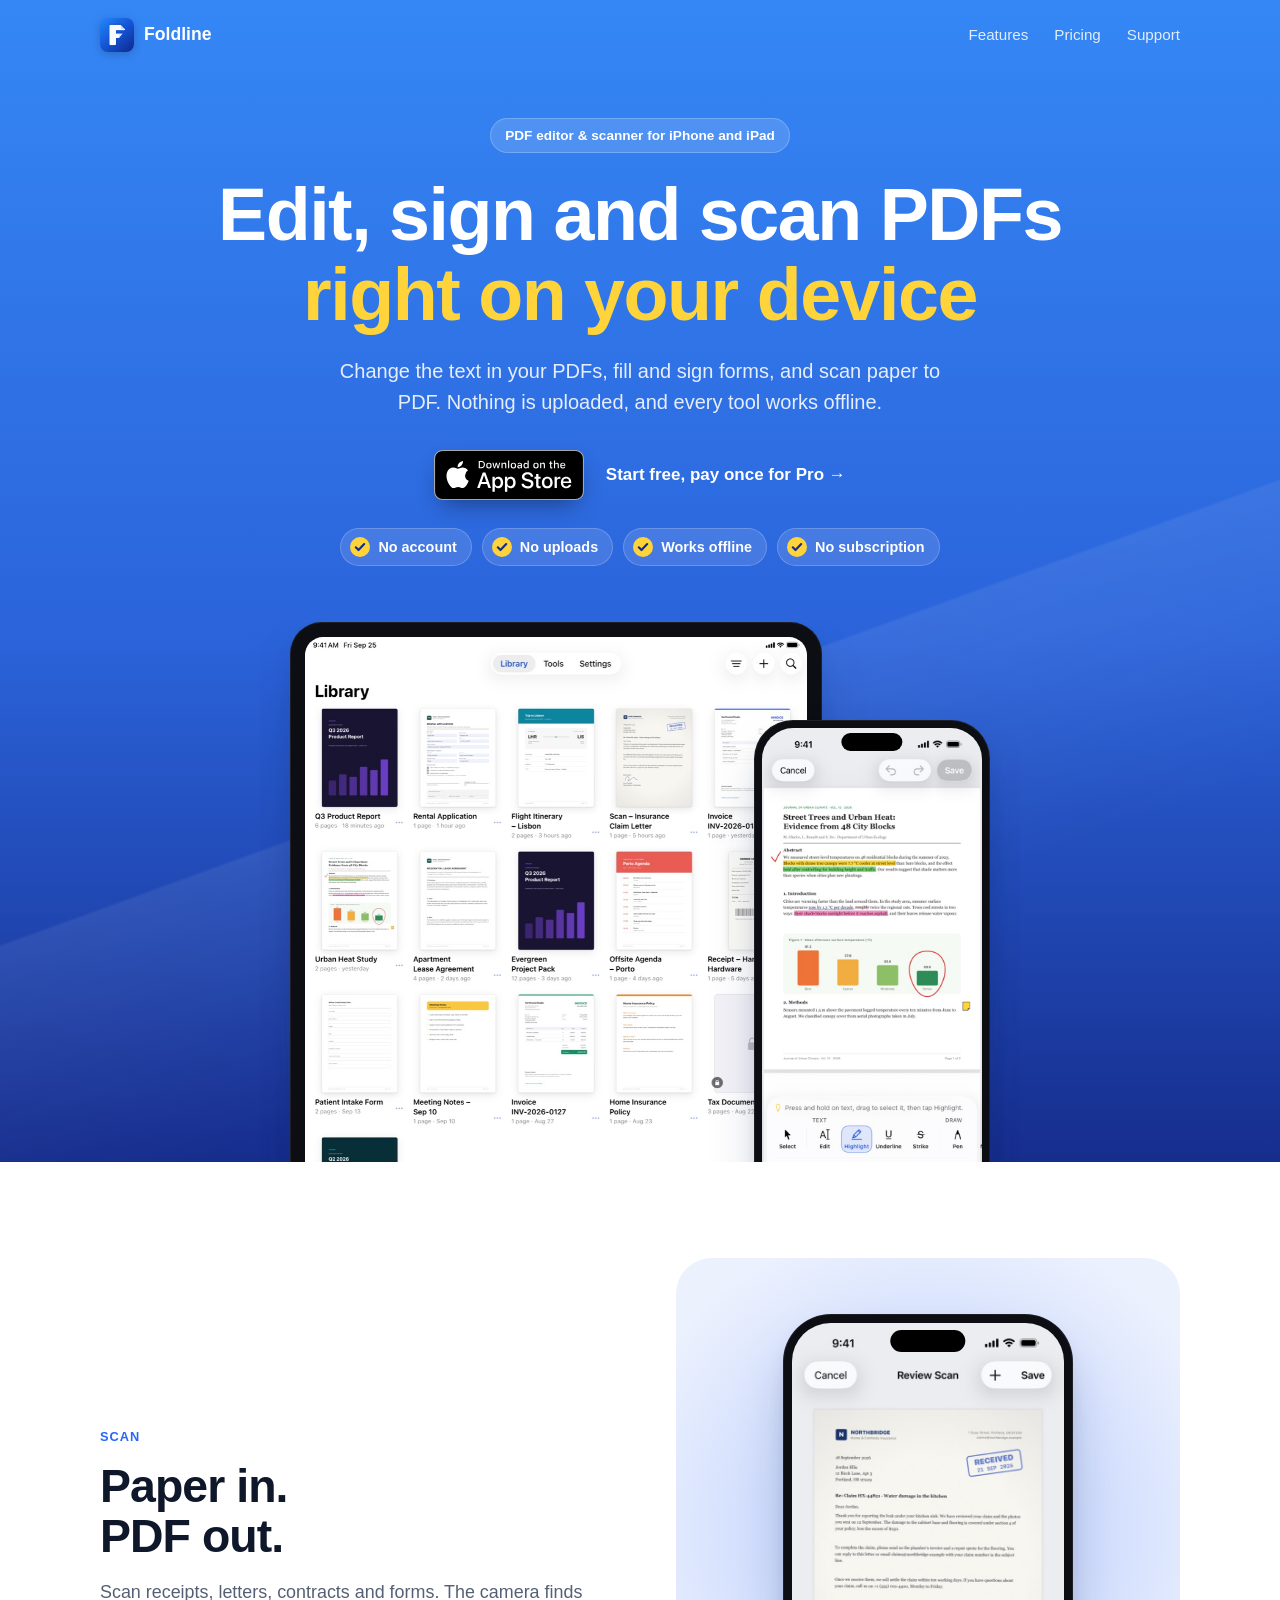
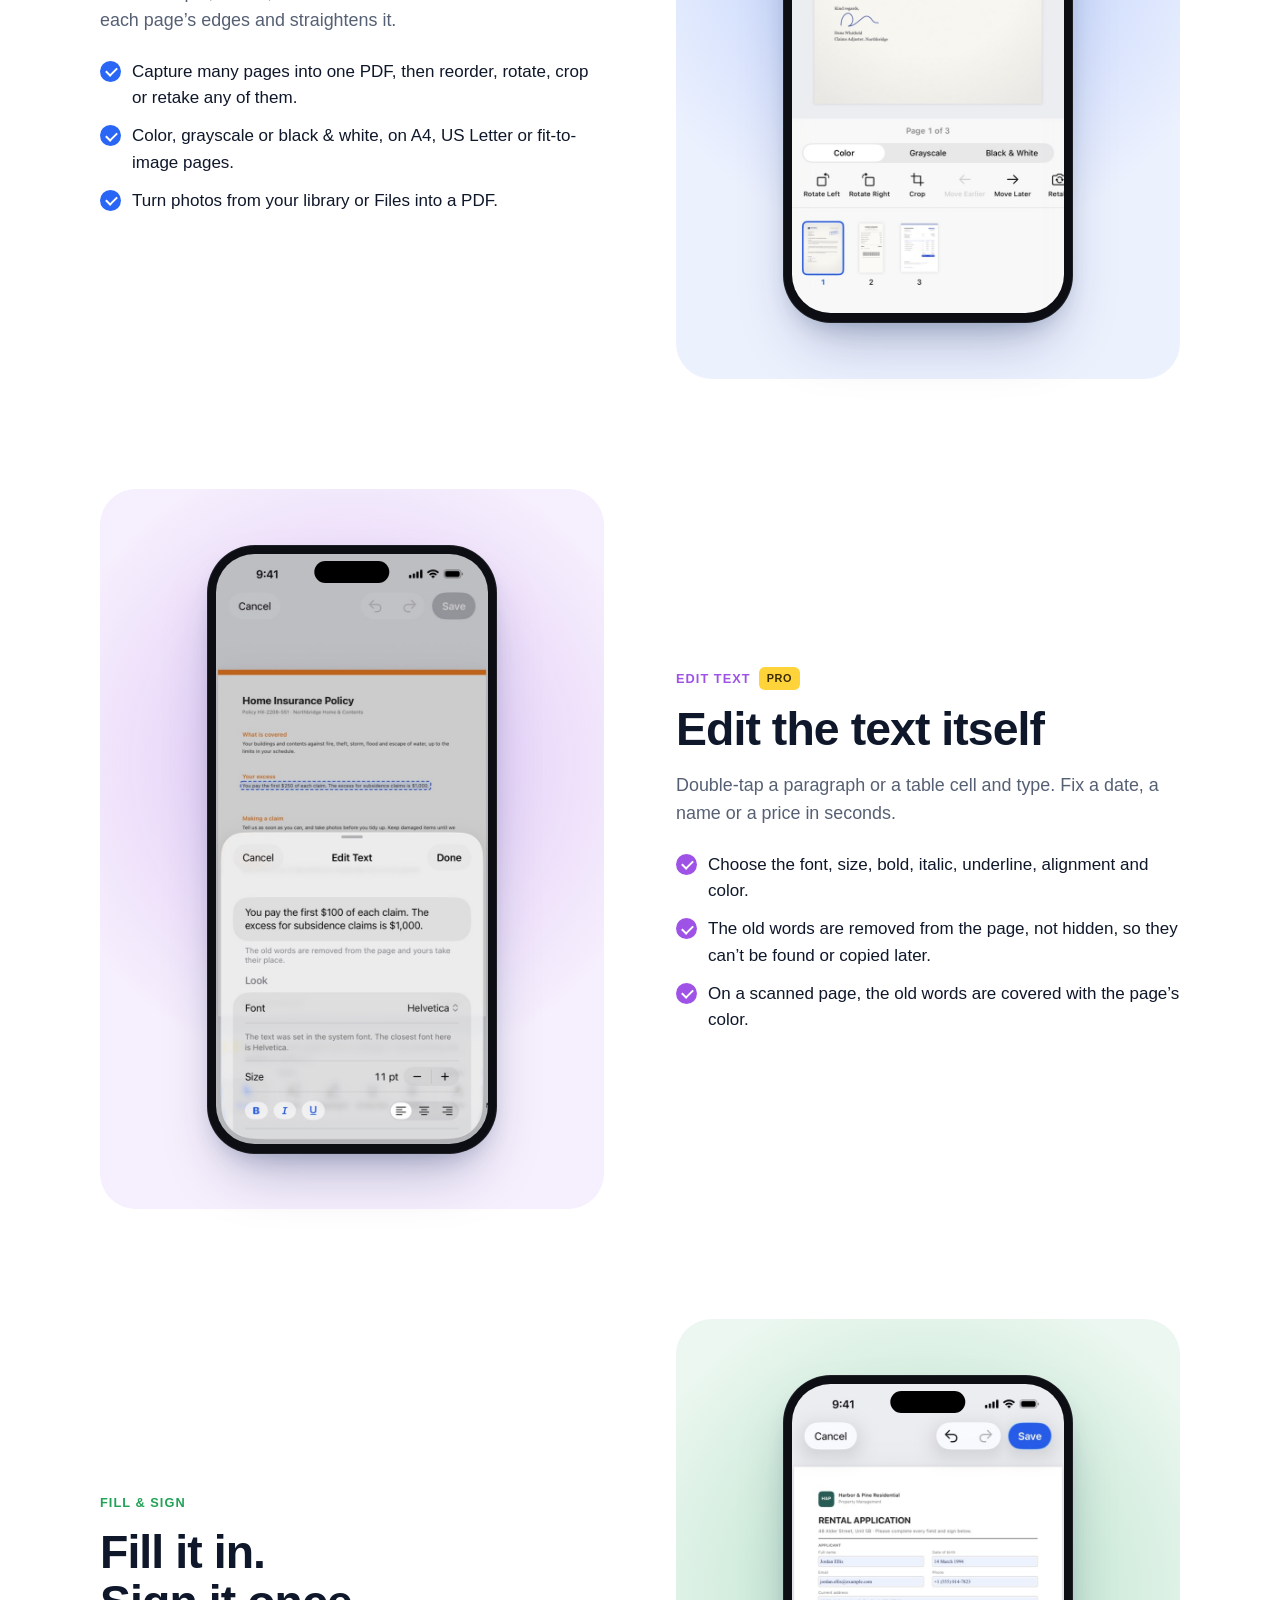
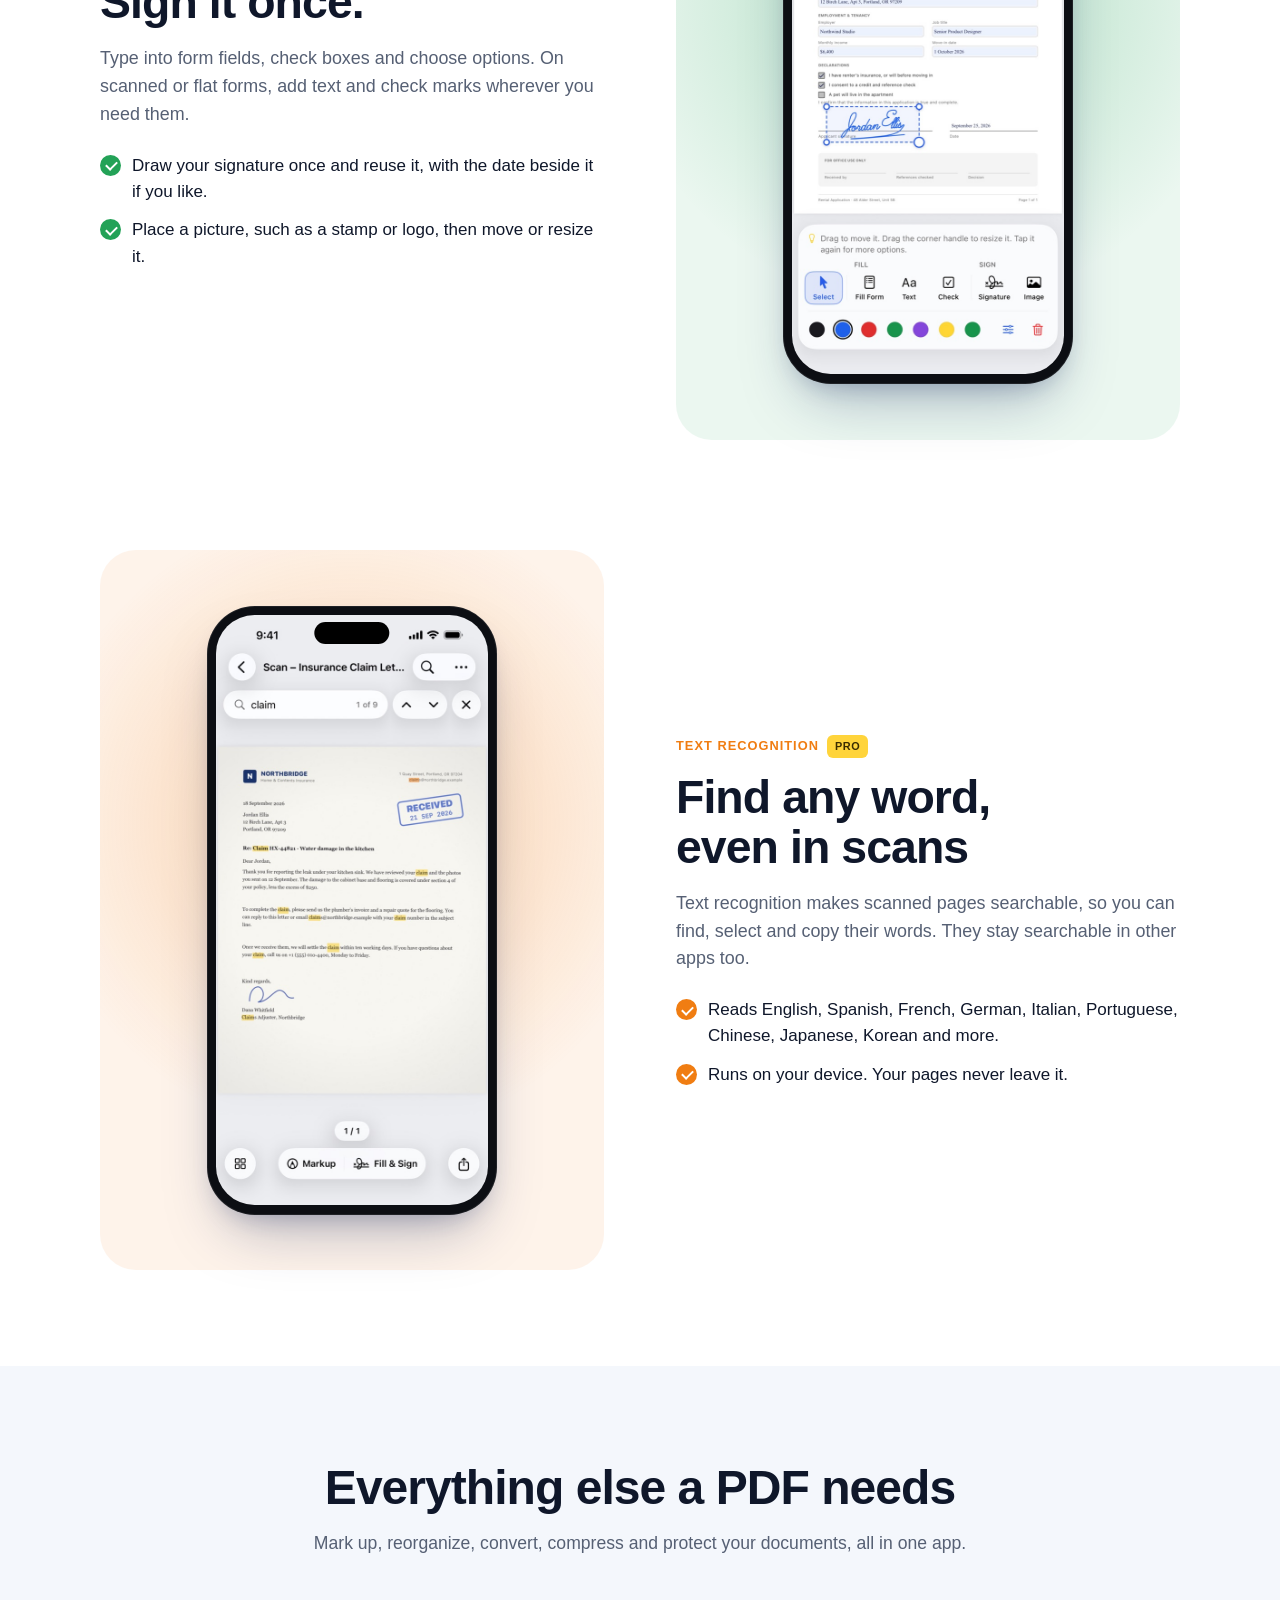
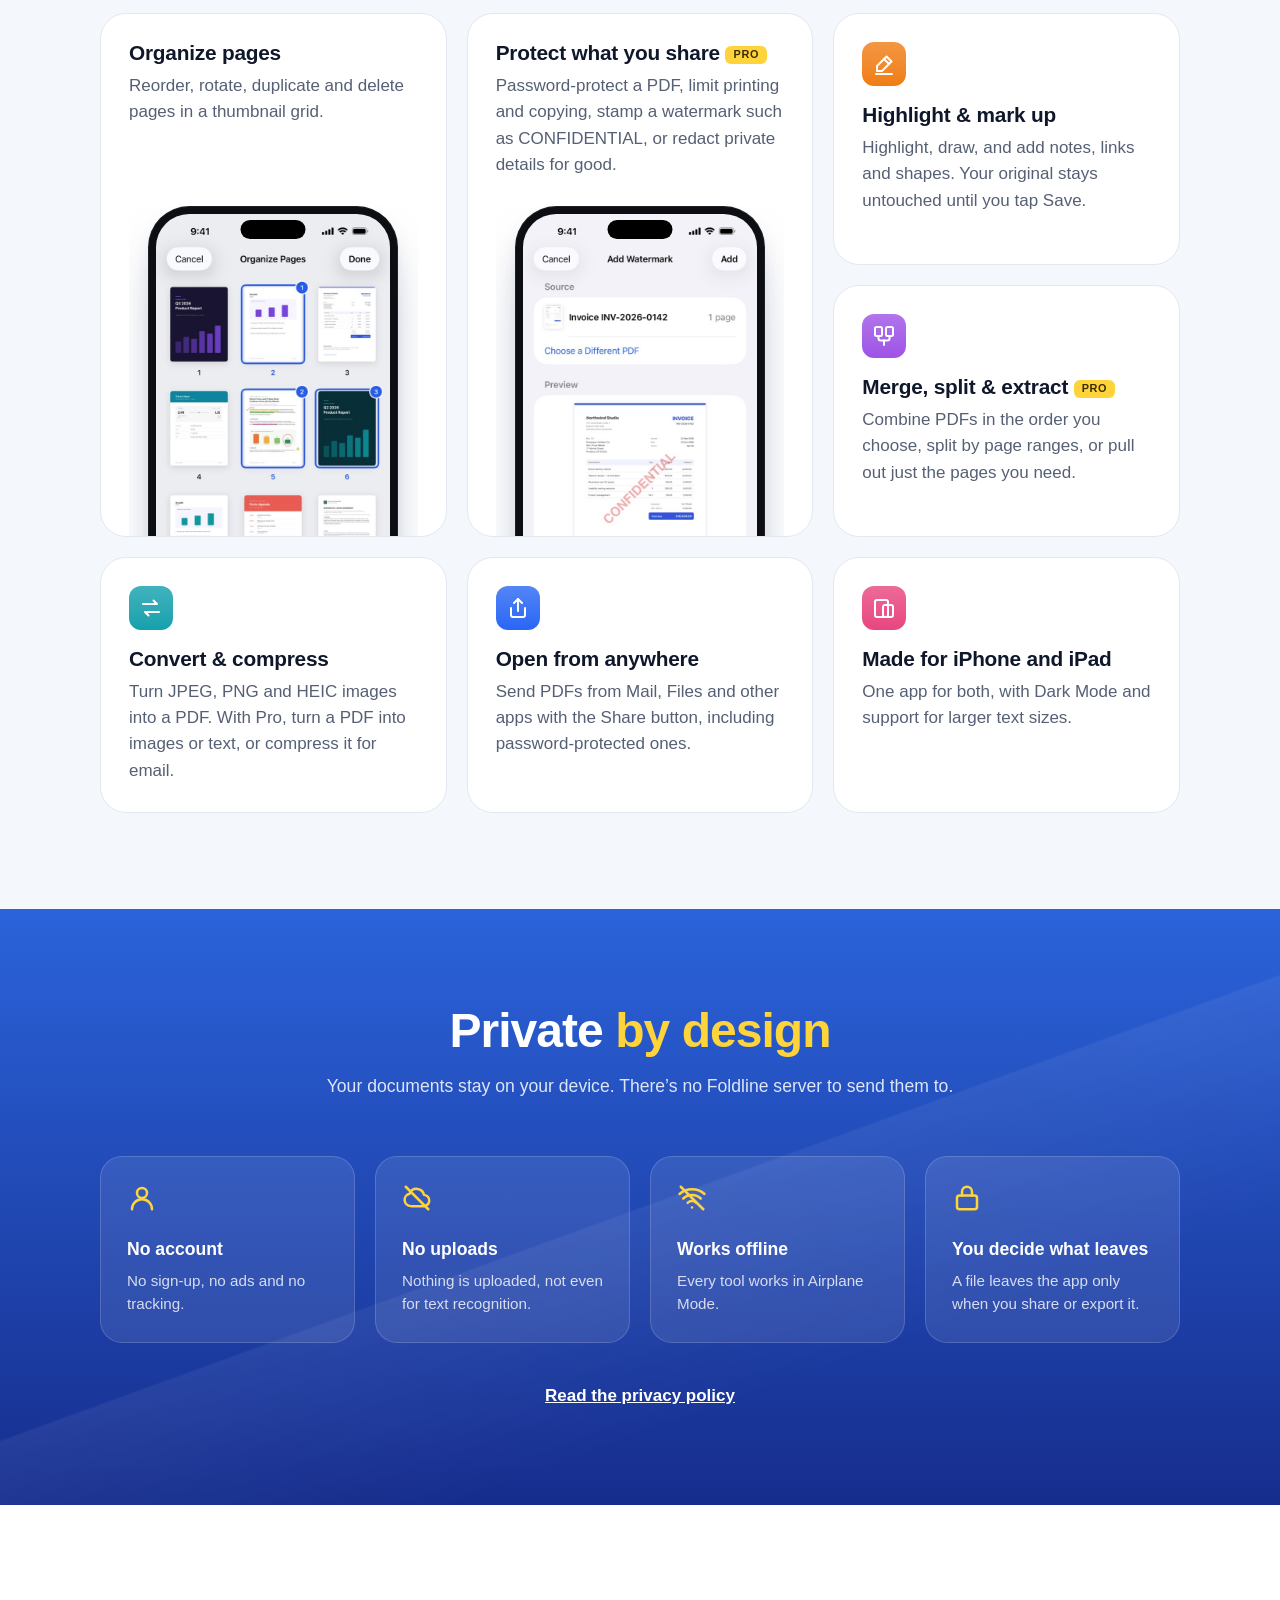
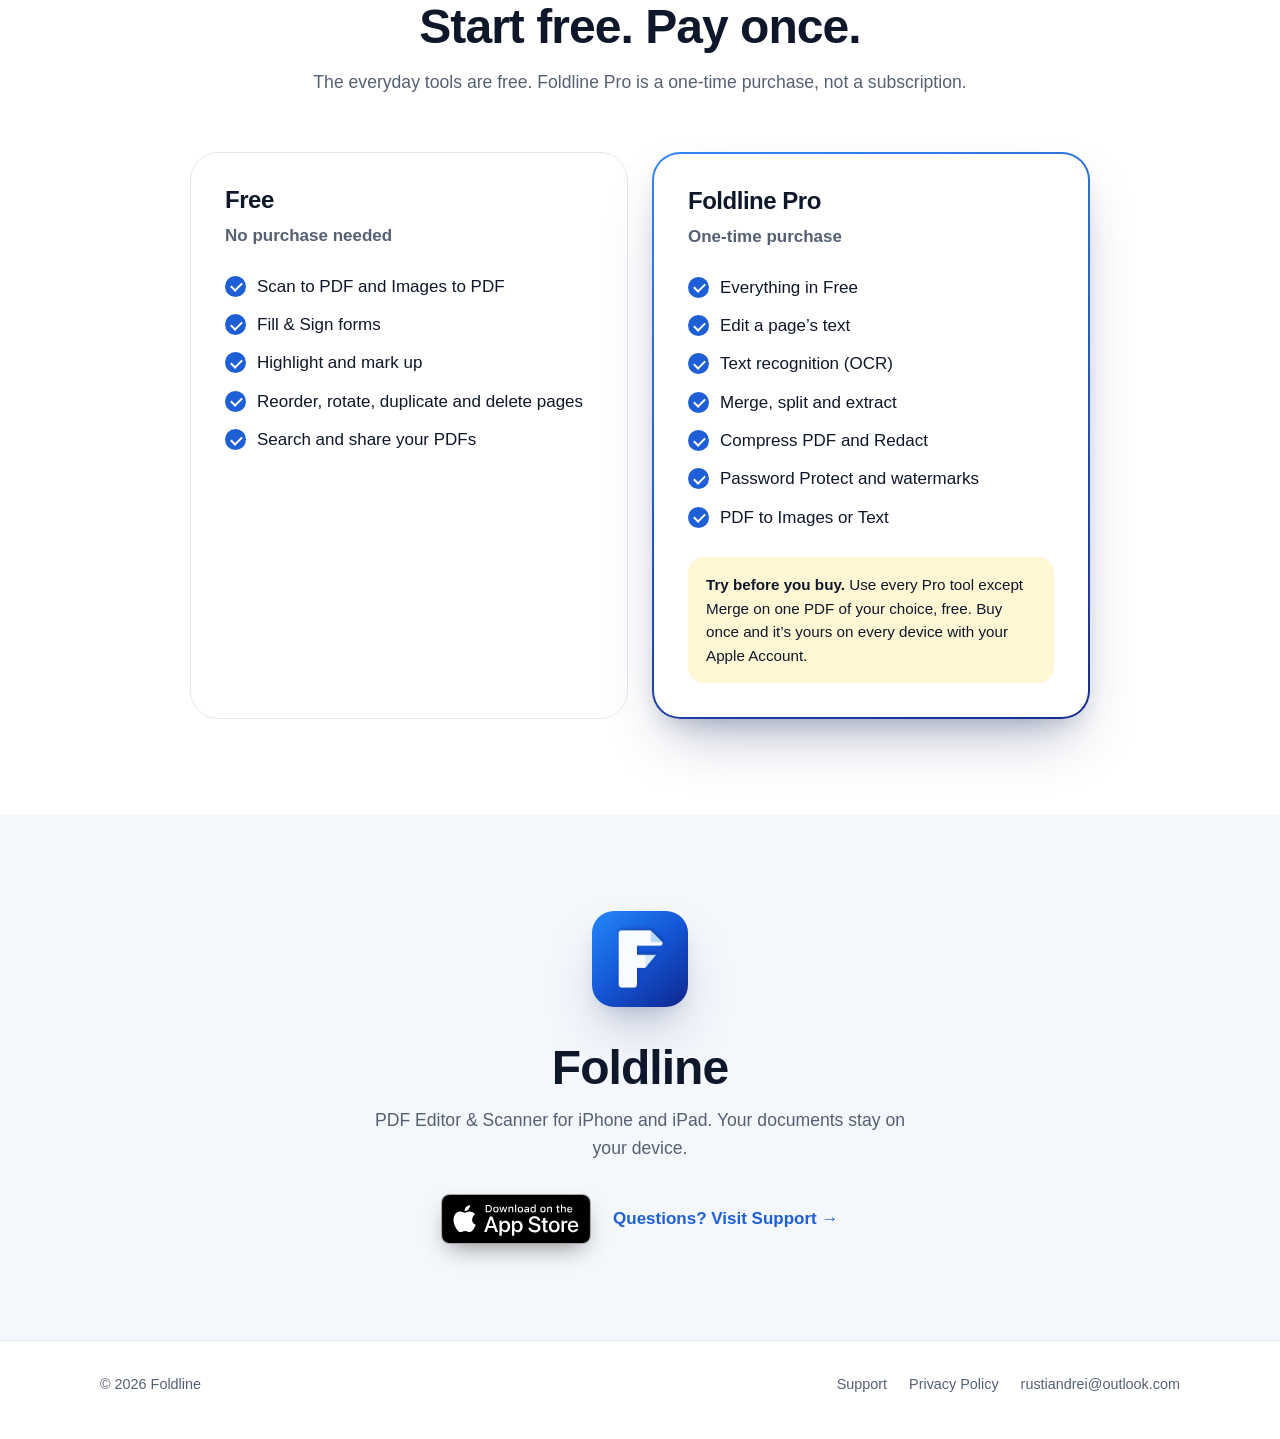
<file: index.html>
<!doctype html>
<html lang="en">
<head>
  <meta charset="utf-8">
  <meta name="viewport" content="width=device-width, initial-scale=1">
  <title>Foldline: PDF Editor &amp; Scanner for iPhone and iPad</title>
  <meta name="description" content="Edit the text in your PDFs, fill and sign forms, and scan paper to PDF on iPhone and iPad. No account, no uploads, and every tool works offline.">
  <meta name="theme-color" content="#3587f6">
  <meta name="apple-itunes-app" content="app-id=6815394419">
  <link rel="canonical" href="https://rustiandrei.github.io/foldline/">
  <meta property="og:type" content="website">
  <meta property="og:site_name" content="Foldline">
  <meta property="og:title" content="Foldline: PDF Editor &amp; Scanner">
  <meta property="og:description" content="Edit, sign and scan PDFs right on your iPhone and iPad. No account, no uploads, works offline.">
  <meta property="og:url" content="https://rustiandrei.github.io/foldline/">
  <meta property="og:image" content="https://rustiandrei.github.io/foldline/og.png">
  <meta property="og:image:width" content="1200">
  <meta property="og:image:height" content="630">
  <meta name="twitter:card" content="summary_large_image">
  <link rel="icon" type="image/png" href="icon.png">
  <link rel="apple-touch-icon" href="apple-touch-icon.png">
  <link rel="stylesheet" href="home.css">
</head>
<body>

<header class="hero">
  <div class="wrap topnav">
    <a class="brand" href="./"><img src="icon.png" alt="">Foldline</a>
    <nav>
      <a class="wide" href="#features">Features</a>
      <a class="wide" href="#pricing">Pricing</a>
      <a href="support.html">Support</a>
    </nav>
  </div>

  <div class="wrap hero-copy">
    <span class="pill">PDF editor &amp; scanner for iPhone and iPad</span>
    <h1><span class="line">Edit, sign and scan PDFs</span> <span class="line hl">right on your device</span></h1>
    <p class="lede">Change the text in your PDFs, fill and sign forms, and scan paper to PDF. Nothing is uploaded, and every tool works offline.</p>
    <div class="actions">
      <a class="badge" href="https://apps.apple.com/us/app/foldline-pdf-editor-scanner/id6815394419"><img src="img/app-store-badge.svg" width="150" height="50" alt="Download on the App Store"></a>
      <a class="textlink" href="#pricing">Start free, pay once for Pro →</a>
    </div>
    <ul class="checks">
      <li>No account</li>
      <li>No uploads</li>
      <li>Works offline</li>
      <li>No subscription</li>
    </ul>
  </div>

  <div class="devices">
    <div class="tablet"><div class="bezel"><img src="img/ipad-library.jpg" width="900" height="1200" alt="The Foldline library on iPad, with a report, a rental application, a flight itinerary and a scanned letter"></div></div>
    <div class="phone"><div class="bezel"><img src="img/iphone-markup.jpg" width="600" height="1304" alt="An article marked up in Foldline on iPhone, with highlighted sentences and a circled chart"></div></div>
  </div>
</header>

<main>
  <section id="features">
    <div class="wrap">

      <div class="feature t-blue">
        <div class="copy">
          <div class="eyebrow">Scan</div>
          <h2>Paper in.<br>PDF out.</h2>
          <p>Scan receipts, letters, contracts and forms. The camera finds each page’s edges and straightens it.</p>
          <ul class="ticks">
            <li>Capture many pages into one PDF, then reorder, rotate, crop or retake any of them.</li>
            <li>Color, grayscale or black &amp; white, on A4, US Letter or fit-to-image pages.</li>
            <li>Turn photos from your library or Files into a PDF.</li>
          </ul>
        </div>
        <div class="visual">
          <div class="phone"><div class="bezel"><img src="img/iphone-scan-review.jpg" width="600" height="1304" loading="lazy" alt="Reviewing a three-page scan, with color, grayscale and black and white options"></div></div>
        </div>
      </div>

      <div class="feature t-purple">
        <div class="copy">
          <div class="eyebrow">Edit text <span class="pro">Pro</span></div>
          <h2>Edit the text itself</h2>
          <p>Double-tap a paragraph or a table cell and type. Fix a date, a name or a price in seconds.</p>
          <ul class="ticks">
            <li>Choose the font, size, bold, italic, underline, alignment and color.</li>
            <li>The old words are removed from the page, not hidden, so they can’t be found or copied later.</li>
            <li>On a scanned page, the old words are covered with the page’s color.</li>
          </ul>
        </div>
        <div class="visual">
          <div class="phone"><div class="bezel"><img src="img/iphone-edit-text.jpg" width="600" height="1304" loading="lazy" alt="Changing a sentence in an insurance policy with the Edit Text panel"></div></div>
        </div>
      </div>

      <div class="feature t-green">
        <div class="copy">
          <div class="eyebrow">Fill &amp; Sign</div>
          <h2>Fill it in.<br>Sign it once.</h2>
          <p>Type into form fields, check boxes and choose options. On scanned or flat forms, add text and check marks wherever you need them.</p>
          <ul class="ticks">
            <li>Draw your signature once and reuse it, with the date beside it if you like.</li>
            <li>Place a picture, such as a stamp or logo, then move or resize it.</li>
          </ul>
        </div>
        <div class="visual">
          <div class="phone"><div class="bezel"><img src="img/iphone-fill-sign.jpg" width="600" height="1304" loading="lazy" alt="A rental application filled in and signed in Foldline"></div></div>
        </div>
      </div>

      <div class="feature t-orange">
        <div class="copy">
          <div class="eyebrow">Text recognition <span class="pro">Pro</span></div>
          <h2>Find any word, even in scans</h2>
          <p>Text recognition makes scanned pages searchable, so you can find, select and copy their words. They stay searchable in other apps too.</p>
          <ul class="ticks">
            <li>Reads English, Spanish, French, German, Italian, Portuguese, Chinese, Japanese, Korean and more.</li>
            <li>Runs on your device. Your pages never leave it.</li>
          </ul>
        </div>
        <div class="visual">
          <div class="phone"><div class="bezel"><img src="img/iphone-search.jpg" width="600" height="1304" loading="lazy" alt="Searching a scanned letter for the word claim, with each match highlighted"></div></div>
        </div>
      </div>

    </div>
  </section>

  <section class="alt">
    <div class="wrap">
      <div class="section-head">
        <h2>Everything else a PDF needs</h2>
        <p>Mark up, reorganize, convert, compress and protect your documents, all in one app.</p>
      </div>

      <div class="bento">
        <div class="card tall t-indigo">
          <h3>Organize pages</h3>
          <p>Reorder, rotate, duplicate and delete pages in a thumbnail grid.</p>
          <div class="shot"><div class="phone"><div class="bezel"><img src="img/iphone-organize.jpg" width="600" height="1304" loading="lazy" alt="Selecting pages in the Organize Pages grid"></div></div></div>
        </div>

        <div class="card tall t-red">
          <h3>Protect what you share <span class="pro">Pro</span></h3>
          <p>Password-protect a PDF, limit printing and copying, stamp a watermark such as CONFIDENTIAL, or redact private details for good.</p>
          <div class="shot"><div class="phone"><div class="bezel"><img src="img/iphone-watermark.jpg" width="600" height="1304" loading="lazy" alt="Adding a CONFIDENTIAL watermark to an invoice"></div></div></div>
        </div>

        <div class="card t-orange">
          <div class="tile"><svg viewBox="0 0 24 24" fill="none" stroke="currentColor" stroke-width="2" stroke-linecap="round" stroke-linejoin="round" aria-hidden="true"><path d="M14.5 4.5l5 5L10 19H5v-5z"/><path d="M12 7l5 5"/><path d="M4 22h16"/></svg></div>
          <h3>Highlight &amp; mark up</h3>
          <p>Highlight, draw, and add notes, links and shapes. Your original stays untouched until you tap Save.</p>
        </div>

        <div class="card t-purple">
          <div class="tile"><svg viewBox="0 0 24 24" fill="none" stroke="currentColor" stroke-width="2" stroke-linecap="round" stroke-linejoin="round" aria-hidden="true"><rect x="3" y="3" width="7" height="9" rx="1.5"/><rect x="14" y="3" width="7" height="9" rx="1.5"/><path d="M6.5 12v2.5a2 2 0 0 0 2 2h7a2 2 0 0 0 2-2V12"/><path d="M12 16.5V21"/></svg></div>
          <h3>Merge, split &amp; extract <span class="pro">Pro</span></h3>
          <p>Combine PDFs in the order you choose, split by page ranges, or pull out just the pages you need.</p>
        </div>

        <div class="card t-teal">
          <div class="tile"><svg viewBox="0 0 24 24" fill="none" stroke="currentColor" stroke-width="2" stroke-linecap="round" stroke-linejoin="round" aria-hidden="true"><path d="M4 8h14l-3.5-3.5"/><path d="M20 16H6l3.5 3.5"/></svg></div>
          <h3>Convert &amp; compress</h3>
          <p>Turn JPEG, PNG and HEIC images into a PDF. With Pro, turn a PDF into images or text, or compress it for email.</p>
        </div>

        <div class="card t-blue">
          <div class="tile"><svg viewBox="0 0 24 24" fill="none" stroke="currentColor" stroke-width="2" stroke-linecap="round" stroke-linejoin="round" aria-hidden="true"><path d="M12 3v12"/><path d="M8 7l4-4 4 4"/><path d="M5 12v7a2 2 0 0 0 2 2h10a2 2 0 0 0 2-2v-7"/></svg></div>
          <h3>Open from anywhere</h3>
          <p>Send PDFs from Mail, Files and other apps with the Share button, including password-protected ones.</p>
        </div>

        <div class="card t-pink last">
          <div class="tile"><svg viewBox="0 0 24 24" fill="none" stroke="currentColor" stroke-width="2" stroke-linecap="round" stroke-linejoin="round" aria-hidden="true"><rect x="3" y="4" width="13" height="17" rx="2"/><rect x="11" y="9" width="10" height="12" rx="2"/></svg></div>
          <h3>Made for iPhone and iPad</h3>
          <p>One app for both, with Dark Mode and support for larger text sizes.</p>
        </div>
      </div>
    </div>
  </section>

  <section class="band">
    <div class="wrap">
      <div class="section-head">
        <h2>Private <span class="hl">by design</span></h2>
        <p>Your documents stay on your device. There’s no Foldline server to send them to.</p>
      </div>
      <ul class="promises">
        <li>
          <svg viewBox="0 0 24 24" fill="none" stroke="currentColor" stroke-width="2" stroke-linecap="round" stroke-linejoin="round" aria-hidden="true"><circle cx="12" cy="8" r="4"/><path d="M4 21a8 8 0 0 1 16 0"/></svg>
          <strong>No account</strong>
          <span>No sign-up, no ads and no tracking.</span>
        </li>
        <li>
          <svg viewBox="0 0 24 24" fill="none" stroke="currentColor" stroke-width="2" stroke-linecap="round" stroke-linejoin="round" aria-hidden="true"><path d="M7 18.5h10a4.5 4.5 0 0 0 .6-9A6 6 0 0 0 6.1 8.6 5 5 0 0 0 7 18.5z"/><path d="M3 3l18 18"/></svg>
          <strong>No uploads</strong>
          <span>Nothing is uploaded, not even for text recognition.</span>
        </li>
        <li>
          <svg viewBox="0 0 24 24" fill="none" stroke="currentColor" stroke-width="2" stroke-linecap="round" stroke-linejoin="round" aria-hidden="true"><path d="M2 8.8a15 15 0 0 1 20 0"/><path d="M5 12.4a10 10 0 0 1 14 0"/><path d="M8.5 15.9a5 5 0 0 1 7 0"/><path d="M12 19.5h.01"/><path d="M3 3l18 18"/></svg>
          <strong>Works offline</strong>
          <span>Every tool works in Airplane Mode.</span>
        </li>
        <li>
          <svg viewBox="0 0 24 24" fill="none" stroke="currentColor" stroke-width="2" stroke-linecap="round" stroke-linejoin="round" aria-hidden="true"><rect x="4" y="10" width="16" height="11" rx="2"/><path d="M8 10V7a4 4 0 0 1 8 0v3"/></svg>
          <strong>You decide what leaves</strong>
          <span>A file leaves the app only when you share or export it.</span>
        </li>
      </ul>
      <p class="more-link"><a href="privacy.html">Read the privacy policy</a></p>
    </div>
  </section>

  <section id="pricing">
    <div class="wrap">
      <div class="section-head">
        <h2>Start free. Pay once.</h2>
        <p>The everyday tools are free. Foldline Pro is a one-time purchase, not a subscription.</p>
      </div>

      <div class="plans">
        <div class="plan">
          <h3>Free</h3>
          <p class="price">No purchase needed</p>
          <ul class="ticks">
            <li>Scan to PDF and Images to PDF</li>
            <li>Fill &amp; Sign forms</li>
            <li>Highlight and mark up</li>
            <li>Reorder, rotate, duplicate and delete pages</li>
            <li>Search and share your PDFs</li>
          </ul>
        </div>

        <div class="plan featured">
          <h3>Foldline Pro</h3>
          <p class="price">One-time purchase</p>
          <ul class="ticks">
            <li>Everything in Free</li>
            <li>Edit a page’s text</li>
            <li>Text recognition (OCR)</li>
            <li>Merge, split and extract</li>
            <li>Compress PDF and Redact</li>
            <li>Password Protect and watermarks</li>
            <li>PDF to Images or Text</li>
          </ul>
          <p class="note"><strong>Try before you buy.</strong> Use every Pro tool except Merge on one PDF of your choice, free. Buy once and it’s yours on every device with your Apple Account.</p>
        </div>
      </div>
    </div>
  </section>

  <section class="final alt">
    <div class="wrap">
      <img class="icon" src="icon.png" width="96" height="96" alt="">
      <h2>Foldline</h2>
      <p>PDF Editor &amp; Scanner for iPhone and iPad. Your documents stay on your device.</p>
      <div class="actions">
        <a class="badge" href="https://apps.apple.com/us/app/foldline-pdf-editor-scanner/id6815394419"><img src="img/app-store-badge.svg" width="150" height="50" alt="Download on the App Store"></a>
        <a class="textlink" href="support.html">Questions? Visit Support →</a>
      </div>
    </div>
  </section>
</main>

<footer>
  <div class="wrap">
    <span>© 2026 Foldline</span>
    <nav>
      <a href="support.html">Support</a>
      <a href="privacy.html">Privacy Policy</a>
      <a href="mailto:rustiandrei@outlook.com">rustiandrei@outlook.com</a>
    </nav>
  </div>
</footer>

</body>
</html>
</file>
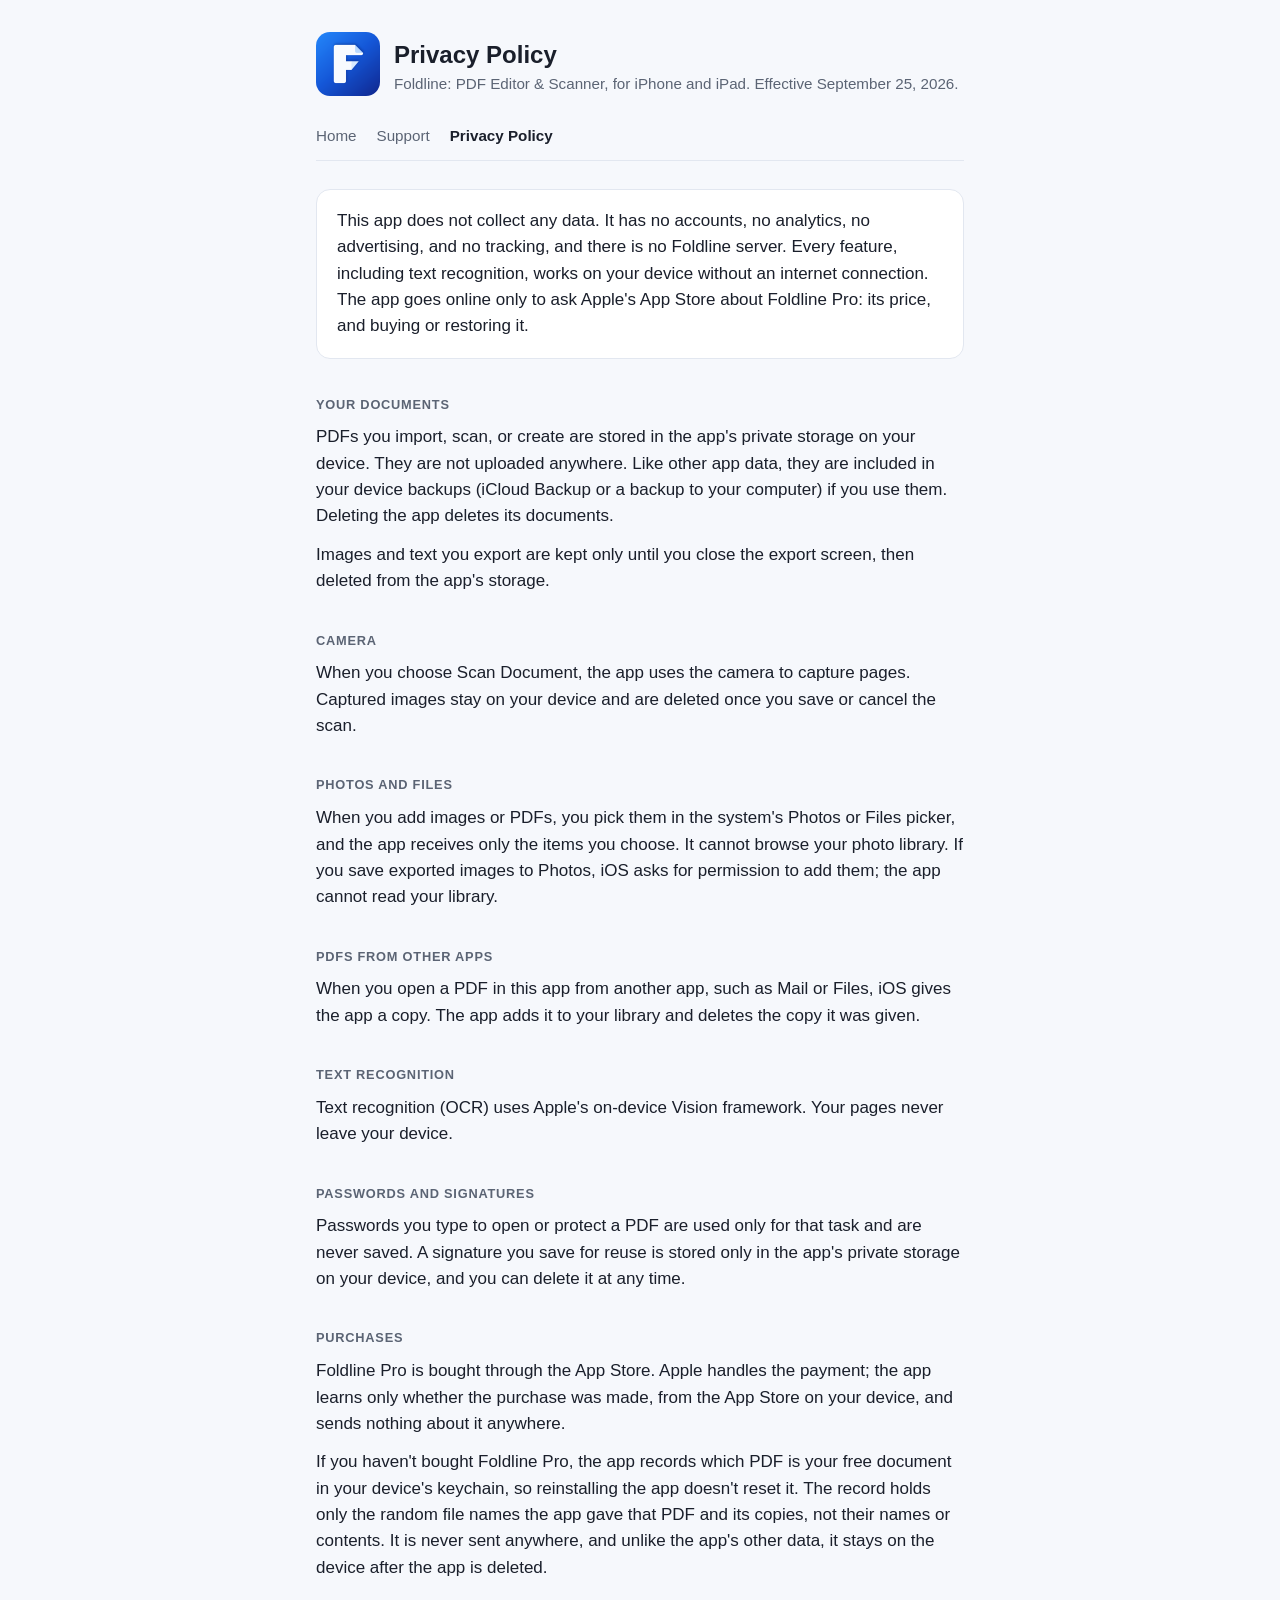
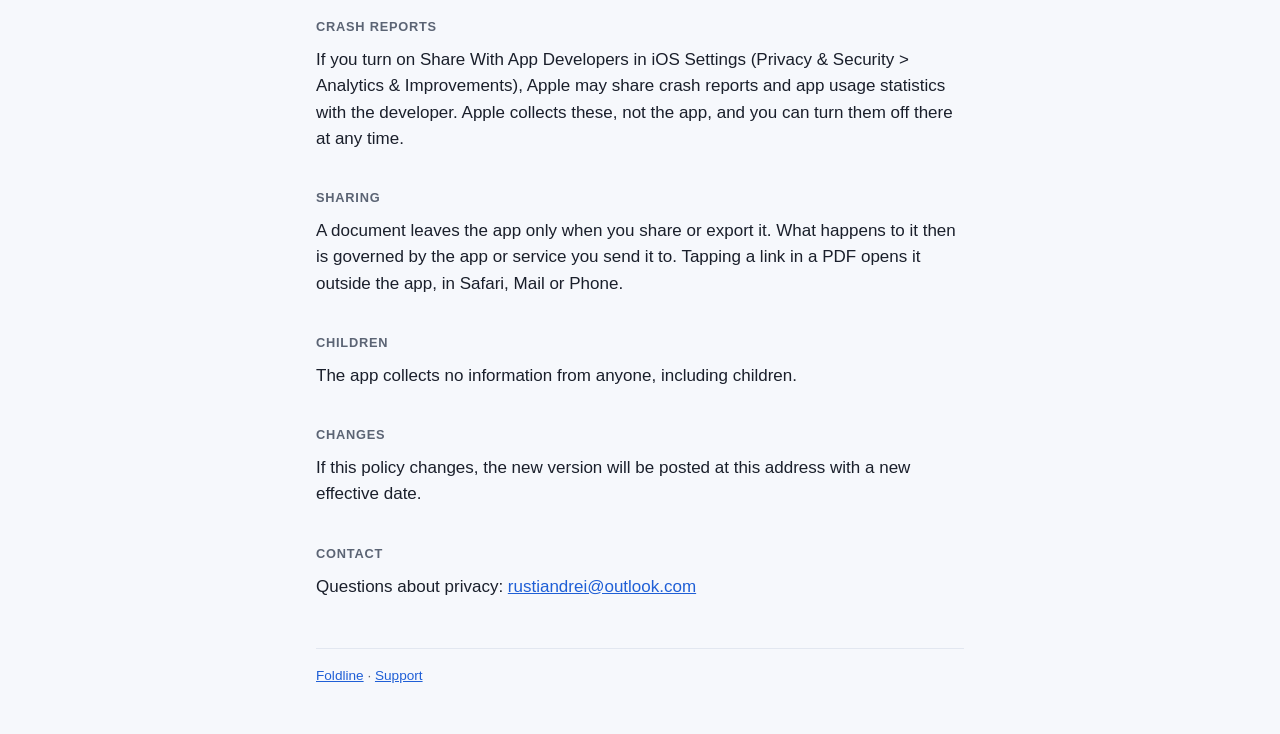
<file: privacy.html>
<!doctype html>
<html lang="en">
<head>
  <meta charset="utf-8">
  <meta name="viewport" content="width=device-width, initial-scale=1">
  <meta name="apple-itunes-app" content="app-id=6815394419">
  <title>Foldline Privacy Policy</title>
  <meta name="description" content="Privacy policy for Foldline: PDF Editor &amp; Scanner. The app does not collect any data.">
  <link rel="icon" type="image/png" href="icon.png">
  <link rel="apple-touch-icon" href="apple-touch-icon.png">
  <link rel="stylesheet" href="style.css">
</head>
<body>
<main>
  <header>
    <a href="./"><img src="icon.png" alt="Foldline home"></a>
    <div>
      <h1>Privacy Policy</h1>
      <p>Foldline: PDF Editor &amp; Scanner, for iPhone and iPad. Effective September 25, 2026.</p>
    </div>
  </header>

  <nav>
    <a href="./">Home</a>
    <a href="support.html">Support</a>
    <a href="privacy.html" aria-current="page">Privacy Policy</a>
  </nav>

  <div class="card">
    <p>This app does not collect any data. It has no accounts, no analytics, no advertising, and no tracking, and there is no Foldline server. Every feature, including text recognition, works on your device without an internet connection. The app goes online only to ask Apple's App Store about Foldline Pro: its price, and buying or restoring it.</p>
  </div>

  <h2>Your documents</h2>
  <p>PDFs you import, scan, or create are stored in the app's private storage on your device. They are not uploaded anywhere. Like other app data, they are included in your device backups (iCloud Backup or a backup to your computer) if you use them. Deleting the app deletes its documents.</p>
  <p>Images and text you export are kept only until you close the export screen, then deleted from the app's storage.</p>

  <h2>Camera</h2>
  <p>When you choose Scan Document, the app uses the camera to capture pages. Captured images stay on your device and are deleted once you save or cancel the scan.</p>

  <h2>Photos and files</h2>
  <p>When you add images or PDFs, you pick them in the system's Photos or Files picker, and the app receives only the items you choose. It cannot browse your photo library. If you save exported images to Photos, iOS asks for permission to add them; the app cannot read your library.</p>

  <h2>PDFs from other apps</h2>
  <p>When you open a PDF in this app from another app, such as Mail or Files, iOS gives the app a copy. The app adds it to your library and deletes the copy it was given.</p>

  <h2>Text recognition</h2>
  <p>Text recognition (OCR) uses Apple's on-device Vision framework. Your pages never leave your device.</p>

  <h2>Passwords and signatures</h2>
  <p>Passwords you type to open or protect a PDF are used only for that task and are never saved. A signature you save for reuse is stored only in the app's private storage on your device, and you can delete it at any time.</p>

  <h2>Purchases</h2>
  <p>Foldline Pro is bought through the App Store. Apple handles the payment; the app learns only whether the purchase was made, from the App Store on your device, and sends nothing about it anywhere.</p>
  <p>If you haven't bought Foldline Pro, the app records which PDF is your free document in your device's keychain, so reinstalling the app doesn't reset it. The record holds only the random file names the app gave that PDF and its copies, not their names or contents. It is never sent anywhere, and unlike the app's other data, it stays on the device after the app is deleted.</p>

  <h2>Crash reports</h2>
  <p>If you turn on Share With App Developers in iOS Settings (Privacy &amp; Security &gt; Analytics &amp; Improvements), Apple may share crash reports and app usage statistics with the developer. Apple collects these, not the app, and you can turn them off there at any time.</p>

  <h2>Sharing</h2>
  <p>A document leaves the app only when you share or export it. What happens to it then is governed by the app or service you send it to. Tapping a link in a PDF opens it outside the app, in Safari, Mail or Phone.</p>

  <h2>Children</h2>
  <p>The app collects no information from anyone, including children.</p>

  <h2>Changes</h2>
  <p>If this policy changes, the new version will be posted at this address with a new effective date.</p>

  <h2>Contact</h2>
  <p>Questions about privacy: <a href="mailto:rustiandrei@outlook.com">rustiandrei@outlook.com</a></p>

  <footer>
    <a href="./">Foldline</a> · <a href="support.html">Support</a>
  </footer>
</main>
</body>
</html>
</file>
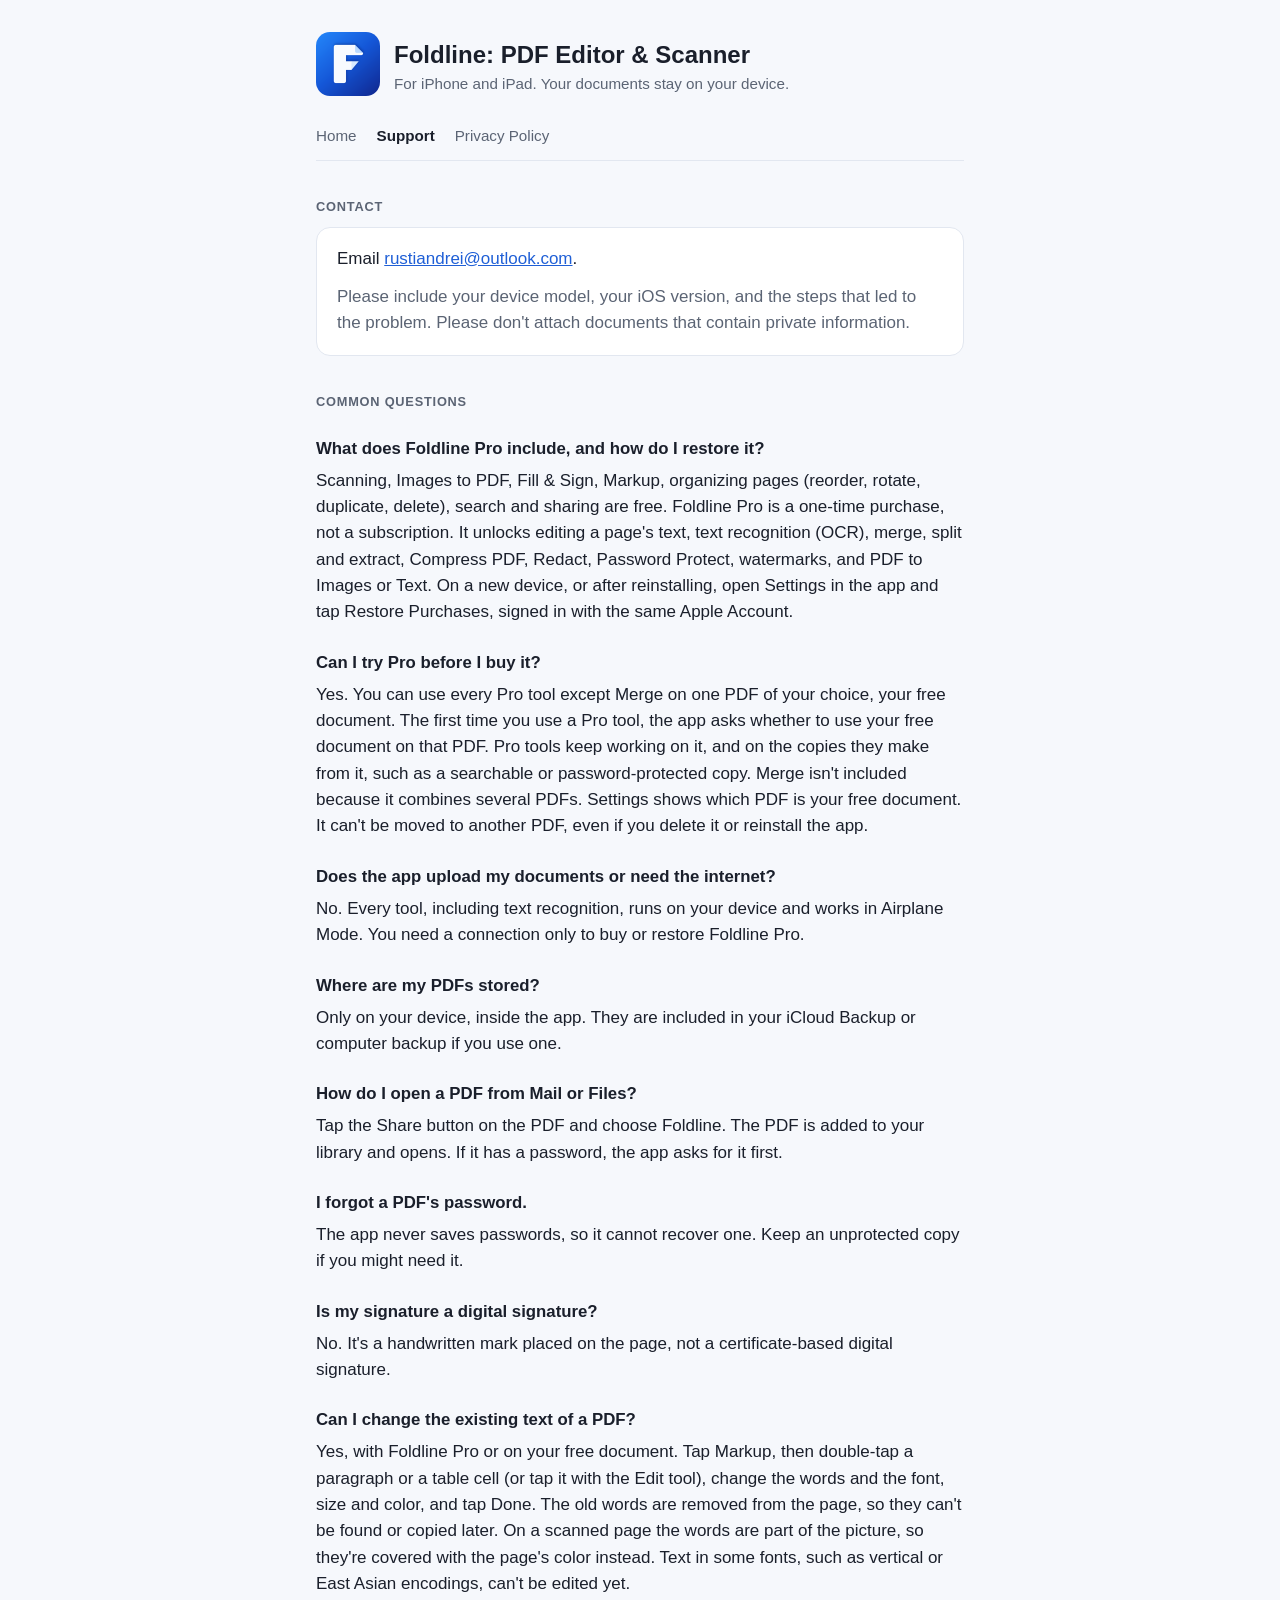
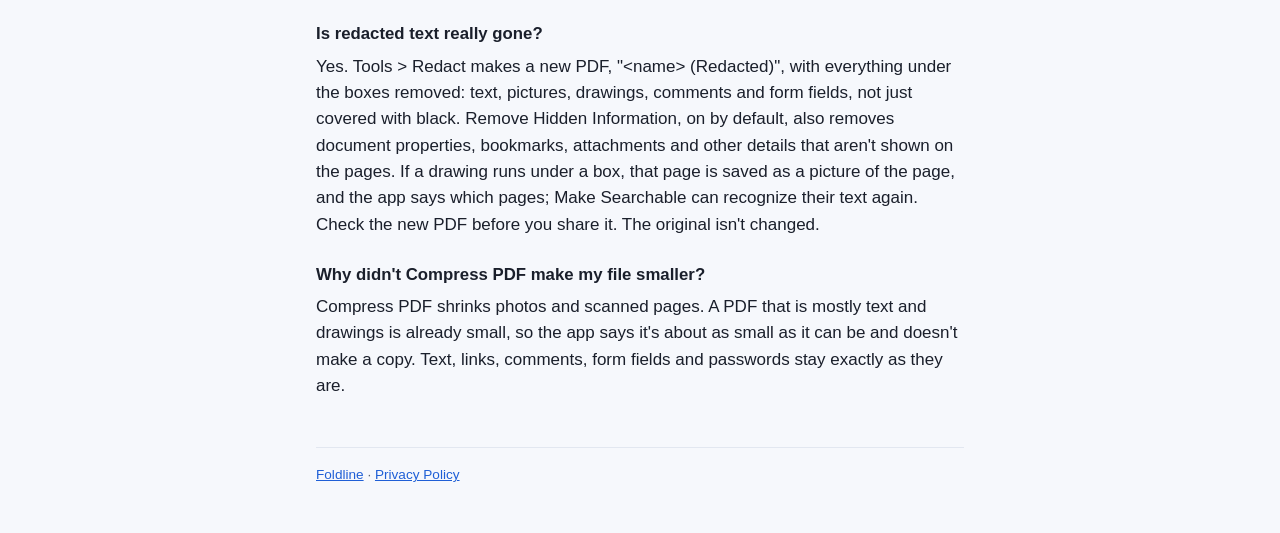
<file: support.html>
<!doctype html>
<html lang="en">
<head>
  <meta charset="utf-8">
  <meta name="viewport" content="width=device-width, initial-scale=1">
  <meta name="apple-itunes-app" content="app-id=6815394419">
  <title>Foldline Support</title>
  <meta name="description" content="Support for Foldline: PDF Editor &amp; Scanner, an offline PDF scanner and editor for iPhone and iPad.">
  <link rel="icon" type="image/png" href="icon.png">
  <link rel="apple-touch-icon" href="apple-touch-icon.png">
  <link rel="stylesheet" href="style.css">
</head>
<body>
<main>
  <header>
    <a href="./"><img src="icon.png" alt="Foldline home"></a>
    <div>
      <h1>Foldline: PDF Editor &amp; Scanner</h1>
      <p>For iPhone and iPad. Your documents stay on your device.</p>
    </div>
  </header>

  <nav>
    <a href="./">Home</a>
    <a href="support.html" aria-current="page">Support</a>
    <a href="privacy.html">Privacy Policy</a>
  </nav>

  <h2>Contact</h2>
  <div class="card">
    <p>Email <a href="mailto:rustiandrei@outlook.com">rustiandrei@outlook.com</a>.</p>
    <p class="muted">Please include your device model, your iOS version, and the steps that led to the problem. Please don't attach documents that contain private information.</p>
  </div>

  <h2>Common questions</h2>

  <h3>What does Foldline Pro include, and how do I restore it?</h3>
  <p>Scanning, Images to PDF, Fill &amp; Sign, Markup, organizing pages (reorder, rotate, duplicate, delete), search and sharing are free. Foldline Pro is a one-time purchase, not a subscription. It unlocks editing a page's text, text recognition (OCR), merge, split and extract, Compress PDF, Redact, Password Protect, watermarks, and PDF to Images or Text. On a new device, or after reinstalling, open Settings in the app and tap Restore Purchases, signed in with the same Apple Account.</p>

  <h3>Can I try Pro before I buy it?</h3>
  <p>Yes. You can use every Pro tool except Merge on one PDF of your choice, your free document. The first time you use a Pro tool, the app asks whether to use your free document on that PDF. Pro tools keep working on it, and on the copies they make from it, such as a searchable or password-protected copy. Merge isn't included because it combines several PDFs. Settings shows which PDF is your free document. It can't be moved to another PDF, even if you delete it or reinstall the app.</p>

  <h3>Does the app upload my documents or need the internet?</h3>
  <p>No. Every tool, including text recognition, runs on your device and works in Airplane Mode. You need a connection only to buy or restore Foldline Pro.</p>

  <h3>Where are my PDFs stored?</h3>
  <p>Only on your device, inside the app. They are included in your iCloud Backup or computer backup if you use one.</p>

  <h3>How do I open a PDF from Mail or Files?</h3>
  <p>Tap the Share button on the PDF and choose Foldline. The PDF is added to your library and opens. If it has a password, the app asks for it first.</p>

  <h3>I forgot a PDF's password.</h3>
  <p>The app never saves passwords, so it cannot recover one. Keep an unprotected copy if you might need it.</p>

  <h3>Is my signature a digital signature?</h3>
  <p>No. It's a handwritten mark placed on the page, not a certificate-based digital signature.</p>

  <h3>Can I change the existing text of a PDF?</h3>
  <p>Yes, with Foldline Pro or on your free document. Tap Markup, then double-tap a paragraph or a table cell (or tap it with the Edit tool), change the words and the font, size and color, and tap Done. The old words are removed from the page, so they can't be found or copied later. On a scanned page the words are part of the picture, so they're covered with the page's color instead. Text in some fonts, such as vertical or East Asian encodings, can't be edited yet.</p>

  <h3>Is redacted text really gone?</h3>
  <p>Yes. Tools &gt; Redact makes a new PDF, "&lt;name&gt; (Redacted)", with everything under the boxes removed: text, pictures, drawings, comments and form fields, not just covered with black. Remove Hidden Information, on by default, also removes document properties, bookmarks, attachments and other details that aren't shown on the pages. If a drawing runs under a box, that page is saved as a picture of the page, and the app says which pages; Make Searchable can recognize their text again. Check the new PDF before you share it. The original isn't changed.</p>

  <h3>Why didn't Compress PDF make my file smaller?</h3>
  <p>Compress PDF shrinks photos and scanned pages. A PDF that is mostly text and drawings is already small, so the app says it's about as small as it can be and doesn't make a copy. Text, links, comments, form fields and passwords stay exactly as they are.</p>

  <footer>
    <a href="./">Foldline</a> · <a href="privacy.html">Privacy Policy</a>
  </footer>
</main>
</body>
</html>
</file>
<file: home.css>
:root {
  --blue-1: #3587f6;
  --blue-2: #2b63da;
  --blue-3: #162d8d;
  --yellow: #ffd43b;

  --bg: #ffffff;
  --bg-alt: #f4f7fc;
  --card: #ffffff;
  --text: #0f172a;
  --muted: #566074;
  --line: #e3e8f0;
  --accent: #1f5fd6;
  --shadow: 0 30px 60px -20px rgba(15, 35, 90, 0.35), 0 12px 24px -12px rgba(15, 35, 90, 0.25);
}

@media (prefers-color-scheme: dark) {
  :root {
    --bg: #0b0e14;
    --bg-alt: #10141c;
    --card: #151a23;
    --text: #e9edf3;
    --muted: #9aa3b2;
    --line: #232a36;
    --accent: #6ea8ff;
    --shadow: 0 30px 60px -20px rgba(0, 0, 0, 0.7), 0 12px 24px -12px rgba(0, 0, 0, 0.5);
  }
}

* { box-sizing: border-box; }

html { scroll-behavior: smooth; }
@media (prefers-reduced-motion: reduce) { html { scroll-behavior: auto; } }

body {
  margin: 0;
  background: var(--bg);
  color: var(--text);
  font: 17px/1.55 -apple-system, BlinkMacSystemFont, "SF Pro Text", "Segoe UI", Roboto, Helvetica, Arial, sans-serif;
  -webkit-font-smoothing: antialiased;
  -webkit-text-size-adjust: 100%;
}

a { color: var(--accent); }

.wrap {
  width: min(1120px, 100%);
  margin: 0 auto;
  padding: 0 20px;
}

h1, h2, h3 {
  text-wrap: balance;
  font-family: -apple-system, BlinkMacSystemFont, "SF Pro Display", "Segoe UI", Roboto, Helvetica, Arial, sans-serif;
  letter-spacing: -0.02em;
  line-height: 1.08;
  margin: 0;
}

.hl { color: var(--yellow); }

/* ---------- Devices ---------- */

.phone, .tablet { container-type: inline-size; }
.phone { width: var(--w, 280px); max-width: 100%; }
.tablet { width: var(--w, 480px); max-width: 100%; }

.bezel {
  position: relative;
  background: #0c0e13;
  box-shadow: var(--shadow), inset 0 0 0 1px rgba(255, 255, 255, 0.08);
}
.bezel img { display: block; width: 100%; height: auto; }

.phone .bezel { padding: 3.2cqw; border-radius: 16.5cqw; }
.phone .bezel img { border-radius: 13.3cqw; }
.phone .bezel::after {
  content: "";
  position: absolute;
  top: 5.6cqw;
  left: 50%;
  width: 26cqw;
  height: 7.6cqw;
  transform: translateX(-50%);
  background: #000;
  border-radius: 99px;
}

.tablet .bezel { padding: 2.8cqw; border-radius: 6cqw; }
.tablet .bezel img { border-radius: 3.4cqw; }

/* ---------- Hero ---------- */

.hero {
  position: relative;
  overflow: hidden;
  color: #fff;
  background:
    linear-gradient(160deg, transparent 58%, rgba(255, 255, 255, 0.07) 58.2%, transparent 76%),
    linear-gradient(180deg, var(--blue-1) 0%, var(--blue-2) 55%, var(--blue-3) 100%);
}

.topnav {
  display: flex;
  align-items: center;
  justify-content: space-between;
  padding-top: 18px;
  padding-bottom: 18px;
}

.brand {
  display: flex;
  align-items: center;
  gap: 10px;
  color: #fff;
  text-decoration: none;
  font-weight: 700;
  font-size: 1.1rem;
}
.brand img { width: 34px; height: 34px; border-radius: 8px; box-shadow: 0 2px 8px rgba(0, 0, 0, 0.2); }

.topnav nav { display: flex; gap: 26px; font-size: 0.95rem; }
.topnav nav a { color: rgba(255, 255, 255, 0.85); text-decoration: none; }
.topnav nav a:hover { color: #fff; }

.hero-copy {
  text-align: center;
  max-width: 960px;
  margin: 0 auto;
  padding-top: 48px;
}

.pill {
  display: inline-block;
  padding: 6px 14px;
  border-radius: 99px;
  background: rgba(255, 255, 255, 0.14);
  border: 1px solid rgba(255, 255, 255, 0.22);
  font-size: 0.85rem;
  font-weight: 600;
}

.hero h1 .line { display: block; }
.hero h1 {
  margin-top: 22px;
  font-size: clamp(2.5rem, 6.4vw, 4.6rem);
  font-weight: 800;
}

.hero .lede {
  margin: 22px auto 0;
  max-width: 620px;
  font-size: clamp(1.05rem, 2.2vw, 1.25rem);
  color: rgba(255, 255, 255, 0.88);
}

.actions {
  display: flex;
  flex-wrap: wrap;
  justify-content: center;
  align-items: center;
  gap: 14px 22px;
  margin-top: 32px;
}

/* Apple's "Download on the App Store" badge, as Apple supplies it: never redrawn, at least 40px tall. */
.badge { display: inline-block; line-height: 0; border-radius: 9px; box-shadow: 0 10px 24px -8px rgba(0, 0, 0, 0.45); }
.badge img { display: block; width: auto; height: 50px; }

.textlink { color: #fff; font-weight: 600; text-decoration: none; }
.textlink:hover { text-decoration: underline; }

.checks {
  display: flex;
  flex-wrap: wrap;
  justify-content: center;
  gap: 10px;
  margin: 28px 0 0;
  padding: 0;
  list-style: none;
}
.checks li {
  display: flex;
  align-items: center;
  gap: 8px;
  padding: 7px 14px 7px 9px;
  border-radius: 99px;
  background: rgba(255, 255, 255, 0.12);
  border: 1px solid rgba(255, 255, 255, 0.2);
  font-size: 0.9rem;
  font-weight: 600;
}
.checks li::before {
  content: "";
  width: 20px;
  height: 20px;
  flex-shrink: 0;
  background: url("data:image/svg+xml,%3Csvg xmlns='http://www.w3.org/2000/svg' viewBox='0 0 20 20'%3E%3Ccircle cx='10' cy='10' r='10' fill='%23ffd43b'/%3E%3Cpath d='M5.8 10.3l2.7 2.7 5.7-5.9' fill='none' stroke='%23162d8d' stroke-width='2.2' stroke-linecap='round' stroke-linejoin='round'/%3E%3C/svg%3E") center / contain no-repeat;
}

.devices {
  position: relative;
  width: min(760px, 100%);
  height: clamp(300px, 62vw, 540px);
  margin: 56px auto 0;
  overflow: hidden;
}
.devices .tablet { --w: 70%; margin: 0 auto 0 4%; }
.devices .phone { --w: 31%; position: absolute; right: 4%; top: 18%; }

/* ---------- Sections ---------- */

section { padding: 96px 0; }
.alt { background: var(--bg-alt); }

.section-head { text-align: center; max-width: 680px; margin: 0 auto 56px; }
.section-head h2 { font-size: clamp(2rem, 4.4vw, 3rem); font-weight: 800; }
.section-head p { margin: 16px 0 0; color: var(--muted); font-size: 1.1rem; }

.eyebrow {
  display: inline-flex;
  align-items: center;
  gap: 8px;
  margin-bottom: 14px;
  color: var(--tint);
  font-size: 0.8rem;
  font-weight: 700;
  letter-spacing: 0.08em;
  text-transform: uppercase;
}

.pro {
  display: inline-block;
  padding: 3px 8px;
  border-radius: 6px;
  background: var(--yellow);
  color: #3a2c00;
  font-size: 0.68rem;
  font-weight: 800;
  letter-spacing: 0.06em;
  text-transform: uppercase;
  vertical-align: middle;
}

/* Feature rows */

.feature {
  display: grid;
  grid-template-columns: 1fr 1fr;
  align-items: center;
  gap: 72px;
}
.feature + .feature { margin-top: 110px; }
.feature:nth-of-type(even) .copy { order: 2; }

.feature h2 { font-size: clamp(2rem, 4vw, 2.9rem); font-weight: 800; }
.feature .copy > p { margin: 18px 0 0; color: var(--muted); font-size: 1.12rem; }

.ticks { margin: 24px 0 0; padding: 0; list-style: none; }
.ticks li { position: relative; padding-left: 32px; margin-top: 12px; }
.ticks li::before {
  content: "";
  position: absolute;
  left: 0;
  top: 2px;
  width: 21px;
  height: 21px;
  border-radius: 50%;
  background: var(--tint);
}
.ticks li::after {
  content: "";
  position: absolute;
  left: 7.5px;
  top: 6.5px;
  width: 5px;
  height: 9px;
  border: solid #fff;
  border-width: 0 2.2px 2.2px 0;
  transform: rotate(45deg);
}

.visual {
  display: flex;
  justify-content: center;
  padding: 56px 20px;
  border-radius: 36px;
  background:
    radial-gradient(circle at 50% 38%, color-mix(in srgb, var(--tint) 30%, transparent), transparent 62%),
    color-mix(in srgb, var(--tint) 9%, var(--bg));
}
.visual .phone { --w: 290px; }

.t-blue { --tint: #2966f5; }
.t-purple { --tint: #9e52e6; }
.t-green { --tint: #23a257; }
.t-orange { --tint: #f07d12; }
.t-pink { --tint: #e8457f; }
.t-teal { --tint: #11a0ad; }
.t-indigo { --tint: #5c57e6; }
.t-red { --tint: #ec3b3d; }

@media (prefers-color-scheme: dark) {
  .t-blue { --tint: #5b8cff; }
  .t-purple { --tint: #b57cf0; }
  .t-green { --tint: #3cc576; }
  .t-orange { --tint: #ff9a3d; }
}

/* Bento */

.bento {
  display: grid;
  grid-template-columns: repeat(3, 1fr);
  gap: 20px;
}

.card {
  display: flex;
  flex-direction: column;
  padding: 28px;
  border-radius: 26px;
  background: var(--card);
  border: 1px solid var(--line);
  overflow: hidden;
}
.card h3 { font-size: 1.3rem; font-weight: 700; letter-spacing: -0.01em; }
.card p { margin: 8px 0 0; color: var(--muted); }
.card.tall { grid-row: span 2; padding-bottom: 0; }
.card.tall p { margin-bottom: 28px; }

.card .shot {
  position: relative;
  height: 330px;
  margin-top: auto;
  overflow: hidden;
  display: flex;
  justify-content: center;
}
.card .shot .phone { --w: 250px; }

.tile {
  display: grid;
  place-items: center;
  width: 44px;
  height: 44px;
  margin-bottom: 18px;
  border-radius: 12px;
  color: #fff;
  background: linear-gradient(180deg, color-mix(in srgb, var(--tint) 80%, #fff), var(--tint));
}
.tile svg { width: 24px; height: 24px; }

/* Privacy band */

.band {
  color: #fff;
  background:
    linear-gradient(160deg, transparent 50%, rgba(255, 255, 255, 0.06) 50.2%, transparent 72%),
    linear-gradient(180deg, var(--blue-2), var(--blue-3));
}
.band .section-head p { color: rgba(255, 255, 255, 0.85); }

.promises {
  display: grid;
  grid-template-columns: repeat(4, 1fr);
  gap: 20px;
  margin: 0;
  padding: 0;
  list-style: none;
}
.promises li {
  padding: 26px;
  border-radius: 22px;
  background: rgba(255, 255, 255, 0.09);
  border: 1px solid rgba(255, 255, 255, 0.16);
}
.promises svg { width: 30px; height: 30px; color: var(--yellow); }
.promises strong { display: block; margin-top: 14px; font-size: 1.1rem; }
.promises span { display: block; margin-top: 6px; color: rgba(255, 255, 255, 0.8); font-size: 0.95rem; }

.band .more-link { text-align: center; margin: 40px 0 0; }
.band .more-link a { color: #fff; font-weight: 600; }

/* Pricing */

.plans {
  display: grid;
  grid-template-columns: 1fr 1fr;
  gap: 24px;
  max-width: 900px;
  margin: 0 auto;
}

.plan {
  padding: 34px;
  border-radius: 28px;
  background: var(--card);
  border: 1px solid var(--line);
}
.plan.featured {
  border: 2px solid transparent;
  background:
    linear-gradient(var(--card), var(--card)) padding-box,
    linear-gradient(160deg, var(--blue-1), var(--blue-3)) border-box;
  box-shadow: var(--shadow);
}
.plan h3 { font-size: 1.5rem; font-weight: 800; }
.plan .price { margin: 10px 0 0; color: var(--muted); font-weight: 600; }
.plan .ticks li::before { background: var(--accent); }
.plan .note {
  margin: 26px 0 0;
  padding: 16px 18px;
  border-radius: 16px;
  background: color-mix(in srgb, var(--yellow) 22%, var(--card));
  font-size: 0.95rem;
}

/* Final call to action */

.final { text-align: center; }
.final img.icon { width: 96px; height: 96px; border-radius: 22px; box-shadow: var(--shadow); }
.final h2 { margin-top: 26px; font-size: clamp(2rem, 4.4vw, 3rem); font-weight: 800; }
.final p { margin: 14px auto 0; max-width: 560px; color: var(--muted); font-size: 1.1rem; }
.final .actions .textlink { color: var(--accent); }

footer {
  padding: 32px 0 44px;
  border-top: 1px solid var(--line);
  color: var(--muted);
  font-size: 0.9rem;
}
footer .wrap { display: flex; flex-wrap: wrap; justify-content: space-between; gap: 12px 24px; }
footer nav { display: flex; flex-wrap: wrap; gap: 8px 22px; }
footer a { color: var(--muted); text-decoration: none; }
footer a:hover { color: var(--text); }

/* ---------- Narrow screens ---------- */

@media (max-width: 900px) {
  .bento { grid-template-columns: 1fr 1fr; }
  .card.last { grid-column: 1 / -1; }
  .promises { grid-template-columns: 1fr 1fr; }
}

@media (max-width: 760px) {
  section { padding: 72px 0; }
  .topnav nav a.wide { display: none; }
  .hero-copy { padding-top: 28px; }
  .devices .tablet { --w: 78%; margin-left: 0; }
  .devices .phone { --w: 38%; right: 0; top: 22%; }

  .feature { grid-template-columns: 1fr; gap: 36px; }
  .feature + .feature { margin-top: 80px; }
  .feature:nth-of-type(even) .copy { order: 0; }
  .visual { padding: 40px 16px; border-radius: 28px; }
  .visual .phone { --w: 250px; }

  .bento { grid-template-columns: 1fr; }
  .card.tall { grid-row: auto; }
  .card.last { grid-column: auto; }
  .card .shot { height: 300px; }

  .promises { grid-template-columns: 1fr; }
  .plans { grid-template-columns: 1fr; }
  .plan { padding: 28px 24px; }
}
</file>
<file: style.css>
:root {
  --bg: #f6f8fc;
  --card: #ffffff;
  --text: #1a1f2b;
  --muted: #5b6474;
  --line: #e2e7f0;
  --accent: #1f5fd6;
}

@media (prefers-color-scheme: dark) {
  :root {
    --bg: #0f1218;
    --card: #181c24;
    --text: #e8ebf1;
    --muted: #9aa3b2;
    --line: #2a303b;
    --accent: #6ea8ff;
  }
}

* { box-sizing: border-box; }

body {
  margin: 0;
  background: var(--bg);
  color: var(--text);
  font: 17px/1.55 -apple-system, BlinkMacSystemFont, "Segoe UI", Roboto, Helvetica, Arial, sans-serif;
  -webkit-text-size-adjust: 100%;
}

main {
  max-width: 680px;
  margin: 0 auto;
  padding: 32px 16px 48px;
}

header {
  display: flex;
  align-items: center;
  gap: 14px;
  margin-bottom: 8px;
}

header img {
  width: 64px;
  height: 64px;
  border-radius: 14px;
  flex-shrink: 0;
}

header h1 {
  margin: 0;
  font-size: 1.5rem;
  line-height: 1.2;
}

header p {
  margin: 2px 0 0;
  color: var(--muted);
  font-size: 0.95rem;
}

nav {
  display: flex;
  gap: 20px;
  margin: 20px 0 28px;
  padding-bottom: 12px;
  border-bottom: 1px solid var(--line);
  font-size: 0.95rem;
}

nav a { color: var(--muted); text-decoration: none; }
nav a[aria-current="page"] { color: var(--text); font-weight: 600; }

a { color: var(--accent); }

h2 {
  margin: 36px 0 10px;
  font-size: 0.8rem;
  letter-spacing: 0.06em;
  text-transform: uppercase;
  color: var(--muted);
}

h3 {
  margin: 24px 0 6px;
  font-size: 1.05rem;
}

p { margin: 0 0 12px; }

.card {
  background: var(--card);
  border: 1px solid var(--line);
  border-radius: 14px;
  padding: 18px 20px;
}

.card p:last-child { margin-bottom: 0; }

.muted { color: var(--muted); }

footer {
  margin-top: 48px;
  padding-top: 16px;
  border-top: 1px solid var(--line);
  color: var(--muted);
  font-size: 0.85rem;
}
</file>
